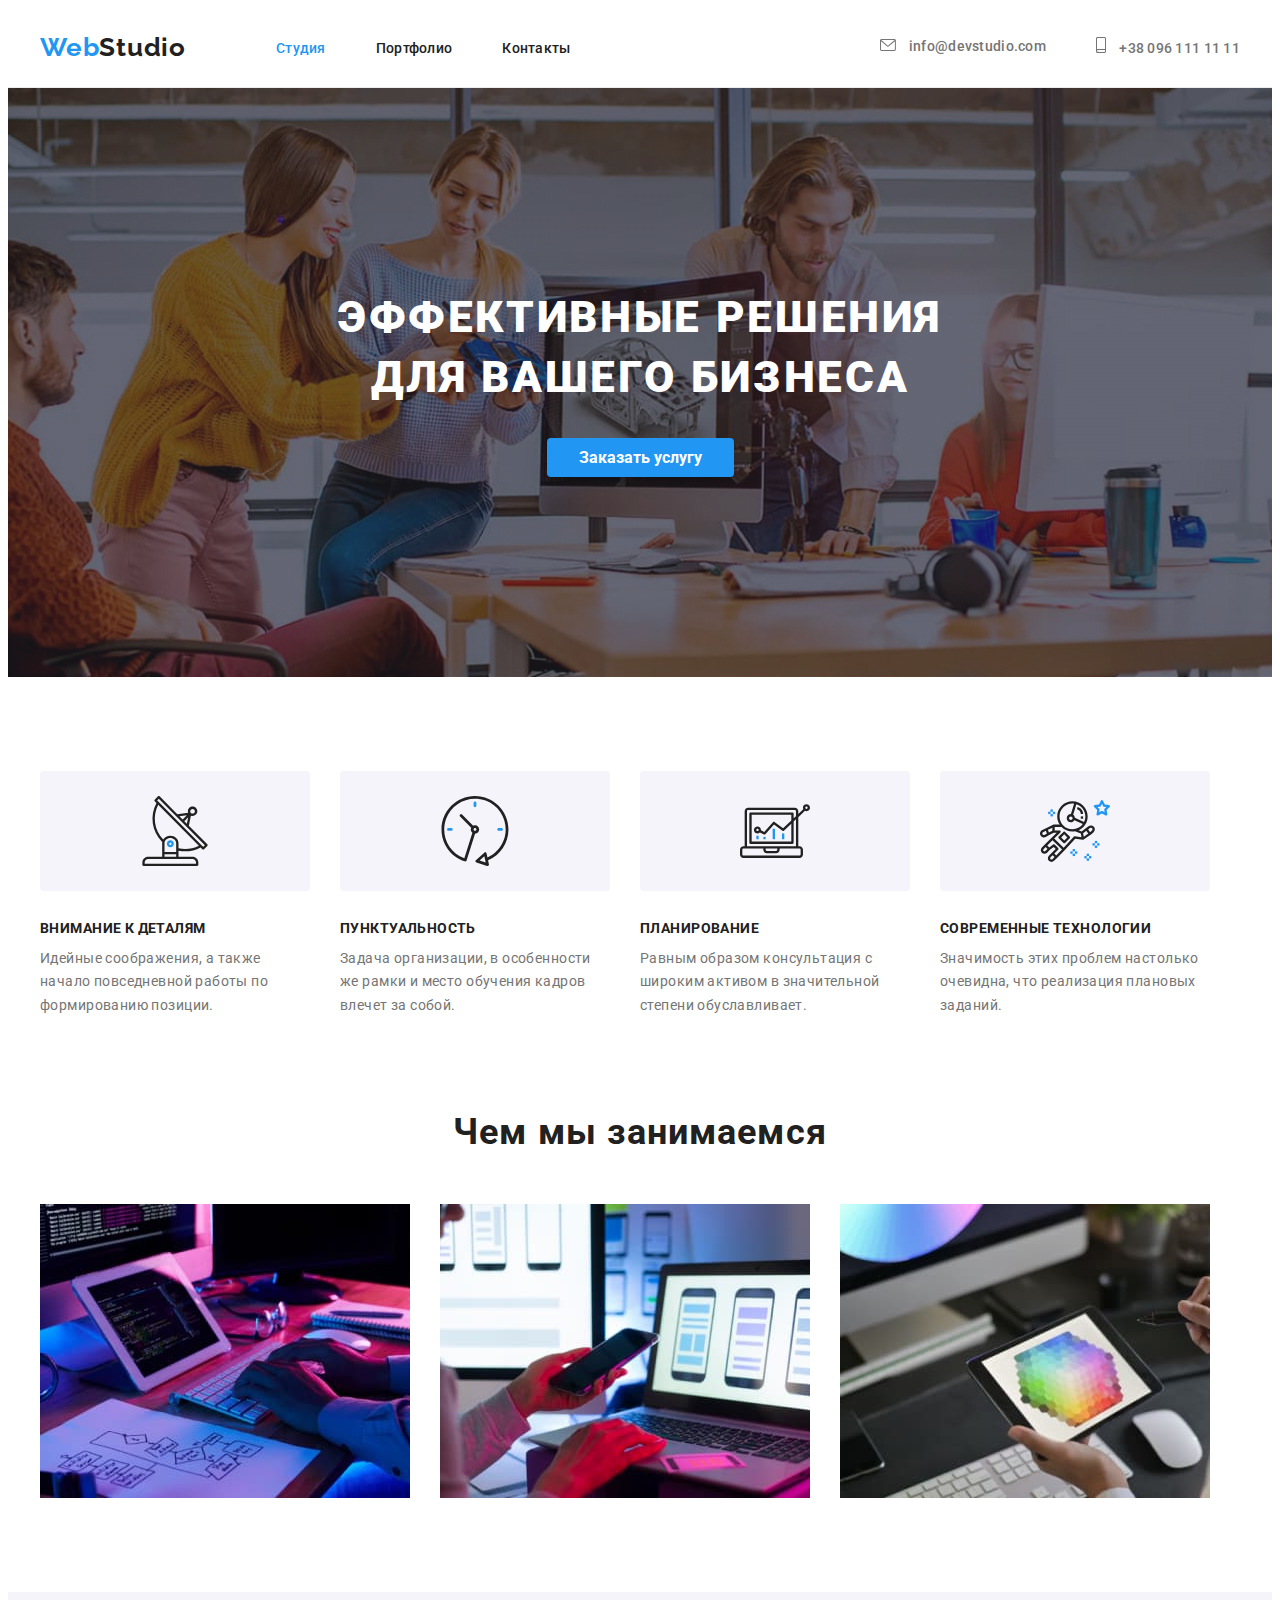
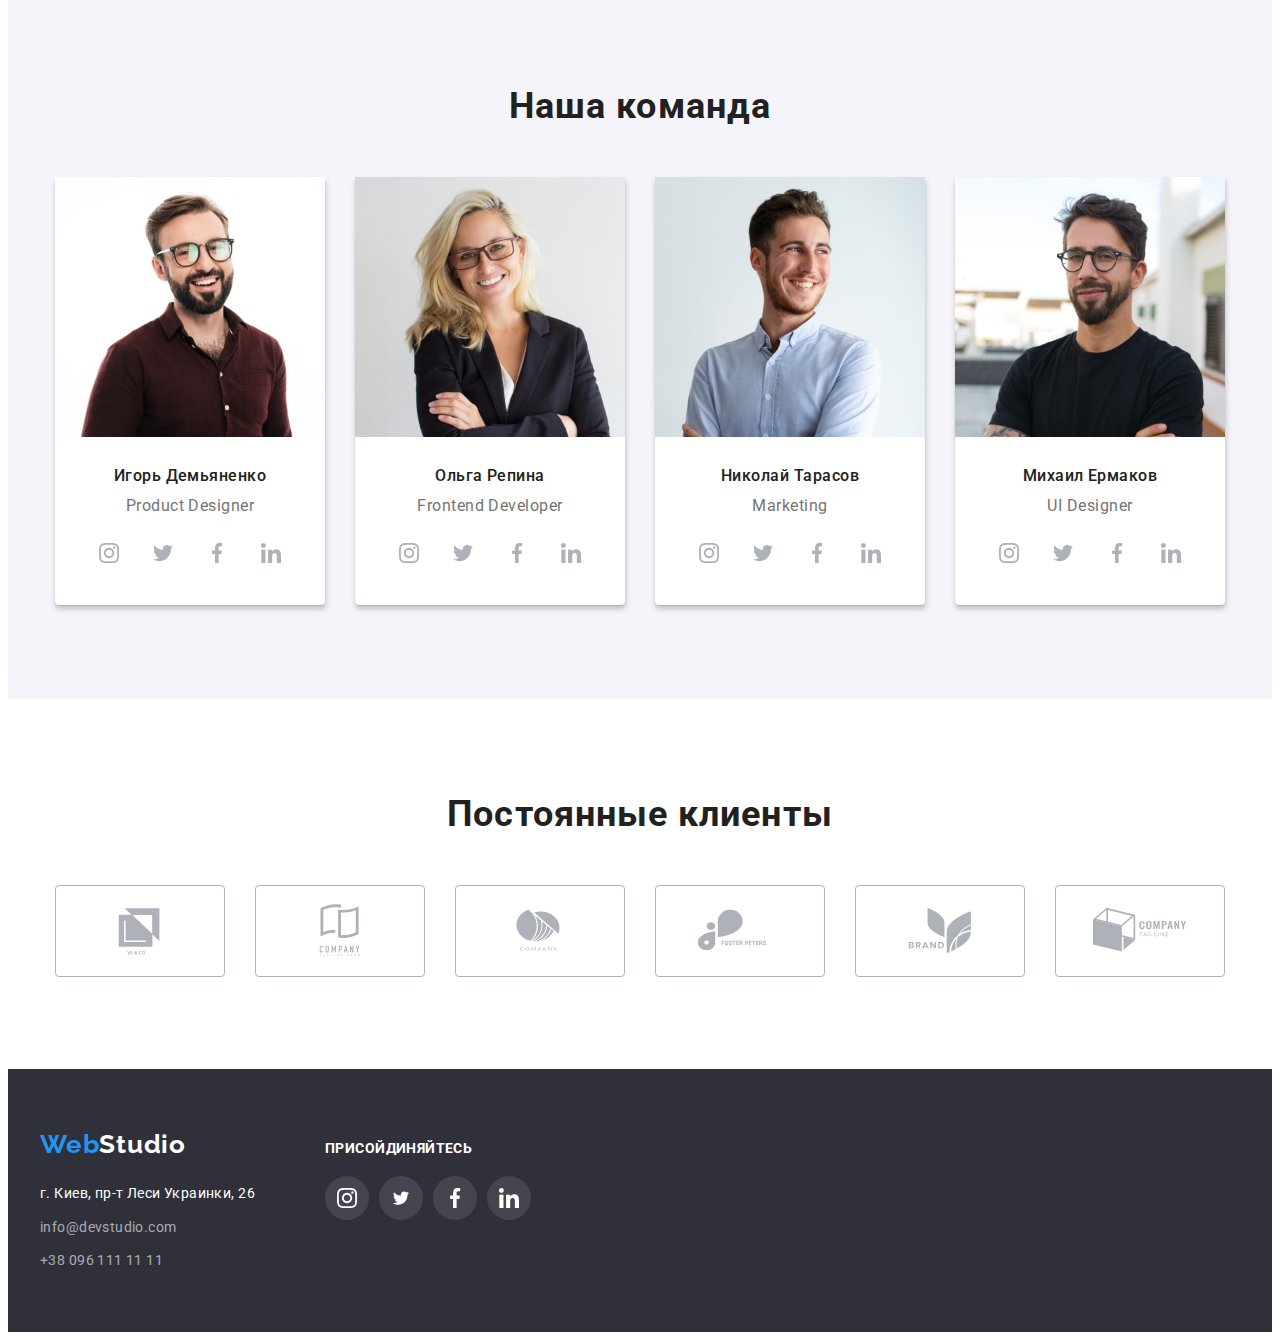
<file: index.html>
<!DOCTYPE html>
<html lang="ru">
  <head>
    <meta charset="UTF-8" />
    <meta http-equiv="X-UA-Compatible" content="IE=edge" />
    <meta name="viewport" content="width=device-width, initial-scale=1.0" />
    <link rel="preconnect" href="https://fonts.googleapis.com" />
    <link rel="preconnect" href="https://fonts.gstatic.com" crossorigin />
    <link
      href="https://fonts.googleapis.com/css2?family=Raleway:wght@700&family=Roboto:wght@400;500;700;900&display=swap"
      rel="stylesheet"
    />

    <title>WebStudio</title>
    <link
      rel="stylesheet"
      href="https://cdnjs.cloudflare.com/ajax/libs/modern-normalize/1.1.0/modern-normalize.min.css"
      integrity="sha512-wpPYUAdjBVSE4KJnH1VR1HeZfpl1ub8YT/NKx4PuQ5NmX2tKuGu6U/JRp5y+Y8XG2tV+wKQpNHVUX03MfMFn9Q=="
      crossorigin="anonymous"
      referrerpolicy="no-referrer"
    />
    <link rel="stylesheet" href="./css/styles.css" />
  </head>

  <body>
    <header class="header">
      <div class="header-container container">
        <a href="./index.html" class="header-webstudio link"
          >Web<span class="header-logo">Studio</span></a
        >
        <nav class="header-nav">
          <ul class="header-links">
            <li class="header-item">
              <a href="./index.html" class="header-link link current">Студия</a>
            </li>
            <li class="header-item">
              <a href="./portfolio.html" class="header-link link">Портфолио</a>
            </li>
            <li class="header-item">
              <a href="tel:+380961111111" class="header-link link">Контакты</a>
            </li>
          </ul>
        </nav>
        <ul class="header-contacts">
          <li class="contacts-item">
            <a class="header-contact-icon link" href="mailto:info@devstudio.com">
              <svg class="header-icon" width="16" height="12">
                <use
                  href="./images/icons.svg/symbol-defs.svg#icon-envelope"
                ></use>
              </svg>
              info@devstudio.com</a
            >
          </li>
          <li class="contacts-item">
            <a class="header-contact-icon link" href="tel:+380961111111">
              <svg class="header-icon" width="10" height="16">
                <use
                  href="./images/icons.svg/symbol-defs.svg#icon-smartphone"
                ></use>
              </svg>
              +38 096 111 11 11</a
            >
          </li>
        </ul>
      </div>
    </header>

    <main>
      <section class="bussines">
        <div class="container">
          <h1 class="bussines-title">Эффективные решения для вашего бизнеса</h1>
          <button type="button" class="bussines-button">Заказать услугу</button>
        </div>
      </section>

      <section class="proposition">
        <div class="container">
          <h2 class="visually-hidden">прихований заголовок</h2>
          <ul class="proposition-list">
            <li class="proposition-item">
              <h3 class="proposition-title">Внимание к деталям</h3>
              <p class="proposition-text">
                Идейные соображения, а также начало повседневной работы по
                формированию позиции.
              </p>
            </li>
            <li class="proposition-item">
              <h3 class="proposition-title">Пунктуальность</h3>
              <p class="proposition-text">
                Задача организации, в особенности же рамки и место обучения
                кадров влечет за собой.
              </p>
            </li>
            <li class="proposition-item">
              <h3 class="proposition-title">Планирование</h3>
              <p class="proposition-text">
                Равным образом консультация с широким активом в значительной
                степени обуславливает.
              </p>
            </li>
            <li class="proposition-item">
              <h3 class="proposition-title">Современные технологии</h3>
              <p class="proposition-text">
                Значимость этих проблем настолько очевидна, что реализация
                плановых заданий.
              </p>
            </li>
          </ul>
        </div>
      </section>

      <section class="doing">
        <div class="container">
          <h2 class="doing-title">Чем мы занимаемся</h2>
          <ul class="doing-list">
            <li class="doing-item">
              <img
                src="./images/img.jpg"
                alt="typing on keyboard"
                width="370"
                height="294"
              />
            </li>
            <li class="doing-item">
              <img
                src="./images/img(1).jpg"
                alt="serf the internet"
                width="370"
                height="294"
              />
            </li>
            <li class="doing-item">
              <img
                src="./images/img(2).jpg"
                alt="painting"
                width="370"
                height="294"
              />
            </li>
          </ul>
        </div>
      </section>

      <section class="section-team">
        <div class="container">
          <h2 class="our-team">Наша команда</h2>
          <ul class="team-list">
            <li class="team-item">
              <img
                src="./images/imgProductDesigner.jpg"
                alt="Product Designer"
                width="270"
                height="260"
              />
              <div class="team-div">
                <h3 class="team-title">Игорь Демьяненко</h3>
                <p class="team-text">Product Designer</p>
                <ul class="team-soc-list">
                  <li class="team-soc-item">
                    <a href="" class="team-soc-link link">
                      <svg class="team-soc-icon" width="20" height="20">
                        <use
                          href="./images/icons.svg/symbol-defs.svg#icon-instagram"
                        ></use>
                      </svg>
                    </a>
                  </li>
                  <li class="team-soc-item">
                    <a href="" class="team-soc-link link">
                      <svg class="team-soc-icon" width="20" height="20">
                        <use
                          href="./images/icons.svg/symbol-defs.svg#icon-twitter"
                        ></use>
                      </svg>
                    </a>
                  </li>
                  <li class="team-soc-item">
                    <a href="" class="team-soc-link link">
                      <svg class="team-soc-icon" width="20" height="20">
                        <use
                          href="./images/icons.svg/symbol-defs.svg#icon-facebook"
                        ></use>
                      </svg>
                    </a>
                  </li>
                  <li class="team-soc-item">
                    <a href="" class="team-soc-link link">
                      <svg class="team-soc-icon" width="20" height="20">
                        <use
                          href="./images/icons.svg/symbol-defs.svg#icon-linkedin"
                        ></use>
                      </svg>
                    </a>
                  </li>
                </ul>
              </div>
            </li>
            <li class="team-item">
              <img
                src="./images/imgFrontendDeveloper.jpg"
                alt="Frontend Developer"
                width="270"
                height="260"
              />
              <div class="team-div">
                <h3 class="team-title">Ольга Репина</h3>
                <p class="team-text">Frontend Developer</p>
                <ul class="team-soc-list">
                  <li class="team-soc-item">
                    <a href="" class="team-soc-link link">
                      <svg class="team-soc-icon" width="20" height="20">
                        <use
                          href="./images/icons.svg/symbol-defs.svg#icon-instagram"
                        ></use>
                      </svg>
                    </a>
                  </li>
                  <li class="team-soc-item">
                    <a href="" class="team-soc-link link"
                      ><svg class="team-soc-icon" width="20" height="20">
                        <use
                          href="./images/icons.svg/symbol-defs.svg#icon-twitter"
                        ></use>
                      </svg>
                    </a>
                  </li>
                  <li class="team-soc-item">
                    <a href="" class="team-soc-link link">
                      <svg class="team-soc-icon" width="20" height="20">
                        <use
                          href="./images/icons.svg/symbol-defs.svg#icon-facebook"
                        ></use>
                      </svg>
                    </a>
                  </li>
                  <li class="team-soc-item">
                    <a href="" class="team-soc-link link">
                      <svg class="team-soc-icon" width="20" height="20">
                        <use
                          href="./images/icons.svg/symbol-defs.svg#icon-linkedin"
                        ></use>
                      </svg>
                    </a>
                  </li>
                </ul>
              </div>
            </li>
            <li class="team-item">
              <img
                src="./images/imgMarketing.jpg"
                alt="Marketing"
                width="270"
                height="260"
              />
              <div class="team-div">
                <h3 class="team-title">Николай Тарасов</h3>
                <p class="team-text">Marketing</p>
                <ul class="team-soc-list">
                  <li class="team-soc-item">
                    <a href="" class="team-soc-link link">
                      <svg class="team-soc-icon" width="20" height="20">
                        <use
                          href="./images/icons.svg/symbol-defs.svg#icon-instagram"
                        ></use>
                      </svg>
                    </a>
                  </li>
                  <li class="team-soc-item">
                    <a href="" class="team-soc-link link">
                      <svg class="team-soc-icon" width="20" height="20">
                        <use
                          href="./images/icons.svg/symbol-defs.svg#icon-twitter"
                        ></use>
                      </svg>
                    </a>
                  </li>
                  <li class="team-soc-item">
                    <a href="" class="team-soc-link link">
                      <svg class="team-soc-icon" width="20" height="20">
                        <use
                          href="./images/icons.svg/symbol-defs.svg#icon-facebook"
                        ></use>
                      </svg>
                    </a>
                  </li>
                  <li class="team-soc-item">
                    <a href="" class="team-soc-link link">
                      <svg class="team-soc-icon" width="20" height="20">
                        <use
                          href="./images/icons.svg/symbol-defs.svg#icon-linkedin"
                        ></use>
                      </svg>
                    </a>
                  </li>
                </ul>
              </div>
            </li>
            <li class="team-item">
              <img
                src="./images/imgUIDesigner.jpg"
                alt="UI Designer"
                width="270"
                height="260"
              />
              <div class="team-div">
                <h3 class="team-title">Михаил Ермаков</h3>
                <p class="team-text">UI Designer</p>
                <ul class="team-soc-list">
                  <li class="team-soc-item">
                    <a href="" class="team-soc-link link">
                      <svg class="team-soc-icon" width="20" height="20">
                        <use
                          href="./images/icons.svg/symbol-defs.svg#icon-instagram"
                        ></use>
                      </svg>
                    </a>
                  </li>
                  <li class="team-soc-item">
                    <a href="" class="team-soc-link link">
                      <svg class="team-soc-icon" width="20" height="20">
                        <use
                          href="./images/icons.svg/symbol-defs.svg#icon-twitter"
                        ></use>
                      </svg>
                    </a>
                  </li>
                  <li class="team-soc-item">
                    <a href="" class="team-soc-link link">
                      <svg class="team-soc-icon" width="20" height="20">
                        <use
                          href="./images/icons.svg/symbol-defs.svg#icon-facebook"
                        ></use>
                      </svg>
                    </a>
                  </li>
                  <li class="team-soc-item">
                    <a href="" class="team-soc-link link">
                      <svg class="team-soc-icon" width="20" height="20">
                        <use
                          href="./images/icons.svg/symbol-defs.svg#icon-linkedin"
                        ></use>
                      </svg>
                    </a>
                  </li>
                </ul>
              </div>
            </li>
          </ul>
        </div>
      </section>
      <section class="section-customers">
        <div class="container">
          <p class="customers-title">Постоянные клиенты</p>
          <ul class="customers-list">
            <li class="customers-item">
              <a class="customers-link link" href="">
                <svg class="customers-logo" width="106" height="60">
                  <use
                    href="./images/icons.svg/symbol-defs.svg#icon-logo"
                  ></use>
                </svg>
              </a>
            </li>
            <li class="customers-item">
              <a class="customers-link link" href="">
                <svg class="customers-logo" width="106" height="60">
                  <use
                    href="./images/icons.svg/symbol-defs.svg#icon-logo-1"
                  ></use>
                </svg>
              </a>
            </li>
            <li class="customers-item">
              <a class="customers-link link" href="">
                <svg class="customers-logo" width="106" height="60">
                  <use
                    href="./images/icons.svg/symbol-defs.svg#icon-logo-2"
                  ></use>
                </svg>
              </a>
            </li>
            <li class="customers-item">
              <a class="customers-link link" href="">
                <svg class="customers-logo" width="106" height="60">
                  <use
                    href="./images/icons.svg/symbol-defs.svg#icon-logo-3"
                  ></use>
                </svg>
              </a>
            </li>
            <li class="customers-item">
              <a class="customers-link link" href="">
                <svg class="customers-logo" width="106" height="60">
                  <use
                    href="./images/icons.svg/symbol-defs.svg#icon-logo-4"
                  ></use>
                </svg>
              </a>
            </li>
            <li class="customers-item">
              <a class="customers-link link" href="">
                <svg class="customers-logo" width="106" height="60">
                  <use
                    href="./images/icons.svg/symbol-defs.svg#icon-logo-5"
                  ></use>
                </svg>
              </a>
            </li>
          </ul>
        </div>
      </section>
    </main>

    <footer class="footer">
      <div class="container footer-wrap">
        <div>
          <a href="./index.html" class="footer-webstudio link"
            >Web<span class="footer-logo">Studio</span></a
          >
          <address class="footer-address">
            <ul class="footer-list">
              <li class="footer-item">
                <a
                  class="footer-link link address"
                  href="https://goo.gl/maps/LqxU8Z8EwyXyZSnf8"
                  target="_blank"
                  rel="noopener noreferrer nofollow"
                  >г. Киев, пр-т Леси Украинки, 26</a
                >
              </li>
              <li class="footer-item">
                <a
                  class="footer-mail link address"
                  href="mailto:info@devstudio.com"
                  >info@devstudio.com</a
                >
              </li>
              <li class="footer-item">
                <a class="footer-tel link address" href="tel:+380961111111"
                  >+38 096 111 11 11</a
                >
              </li>
            </ul>
          </address>
        </div>
        <div class="footer-soc">
          <p class="footer-soc-text">ПРИСОЙДИНЯЙТЕСЬ</p>
          <ul class="footer-soc-list">
            <li class="footer-soc-item">
              <a class="footer-soc-link link" href="">
                <svg class="footer-soc-icon" width="20" height="20">
                  <use
                    href="./images/icons.svg/symbol-defs.svg#icon-instagram"
                  ></use>
                </svg>
              </a>
            </li>
            <li class="footer-soc-item">
              <a class="footer-soc-link link" href="">
                <svg class="footer-soc-icon" width="20" height="16.25">
                  <use
                    href="./images/icons.svg/symbol-defs.svg#icon-twitter"
                  ></use>
                </svg>
              </a>
            </li>
            <li class="footer-soc-item">
              <a class="footer-soc-link link" href="">
                <svg class="footer-soc-icon" width="20" height="20">
                  <use
                    href="./images/icons.svg/symbol-defs.svg#icon-facebook"
                  ></use>
                </svg>
              </a>
            </li>
            <li class="footer-soc-item">
              <a class="footer-soc-link link" href="">
                <svg class="footer-soc-icon" width="20" height="20">
                  <use
                    href="./images/icons.svg/symbol-defs.svg#icon-linkedin"
                  ></use>
                </svg>
              </a>
            </li>
          </ul>
        </div>
      </div>
    </footer>
  </body>
</html>
</file>
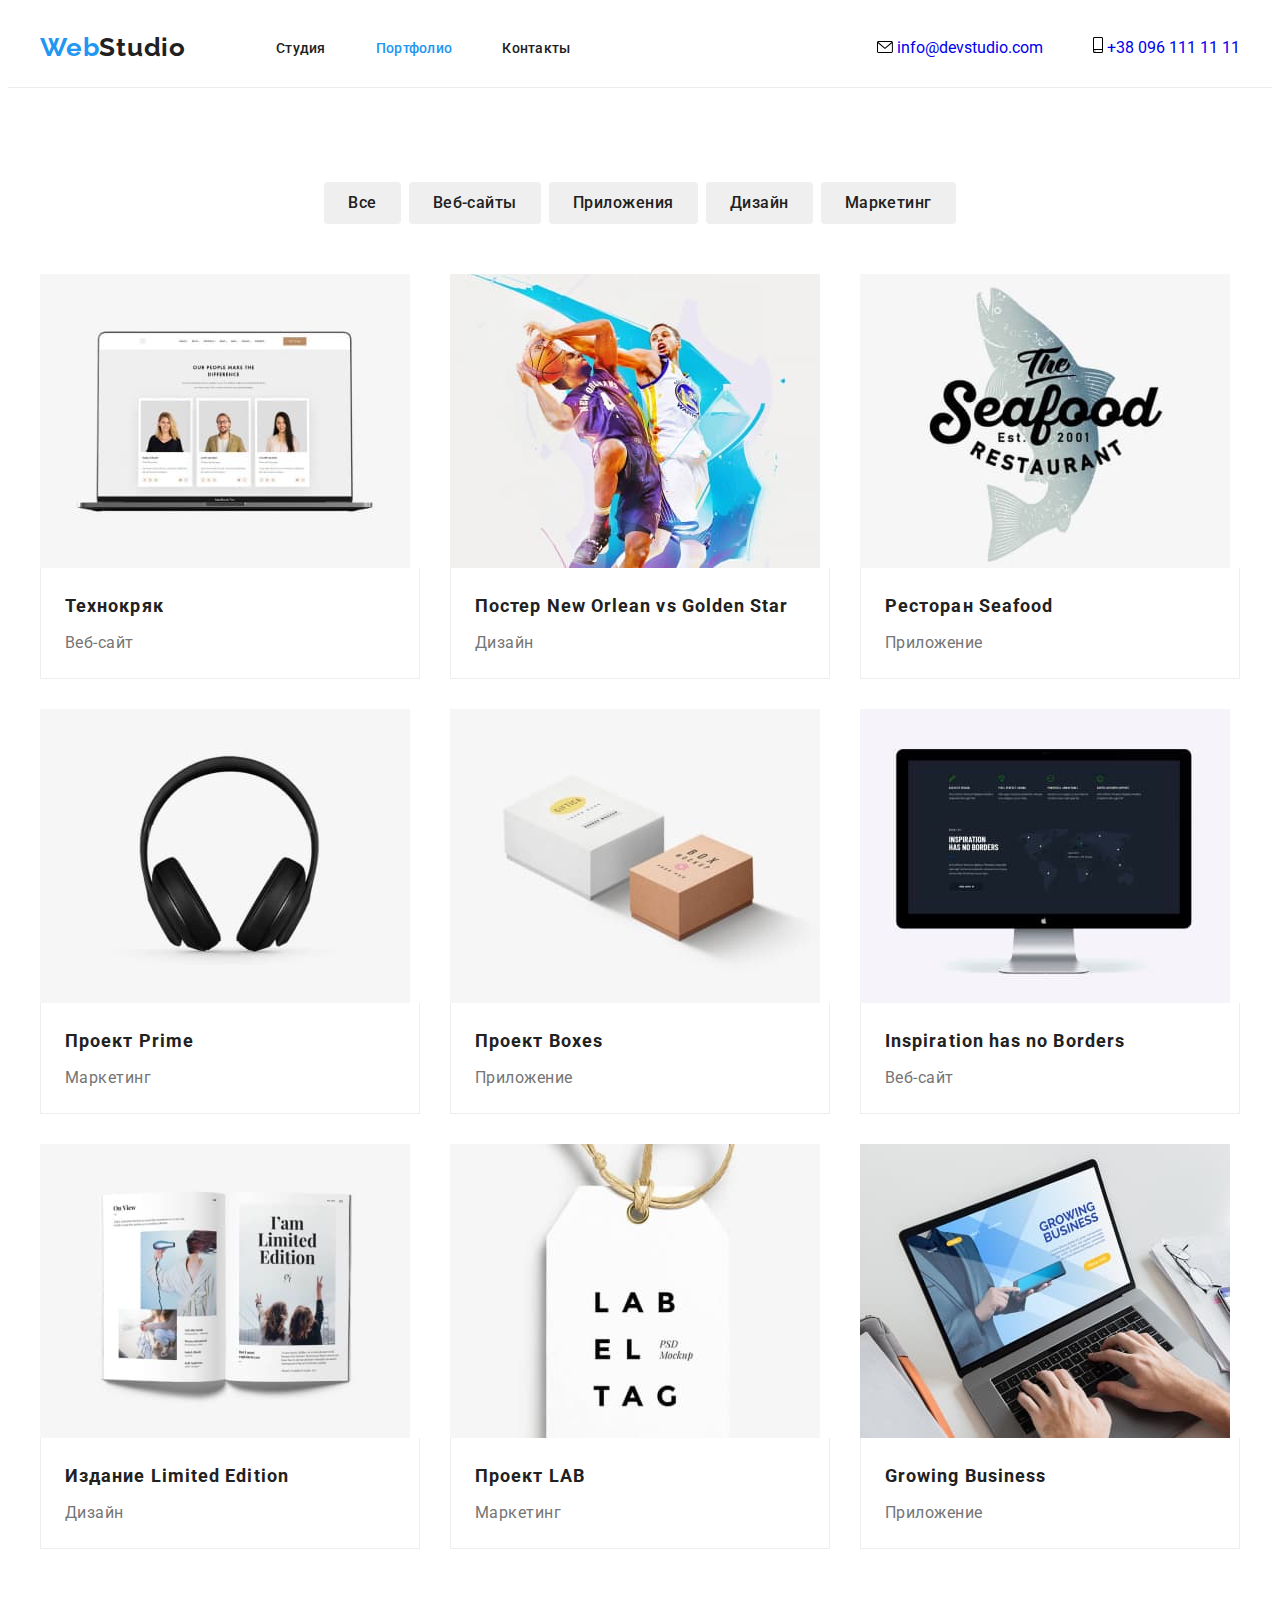
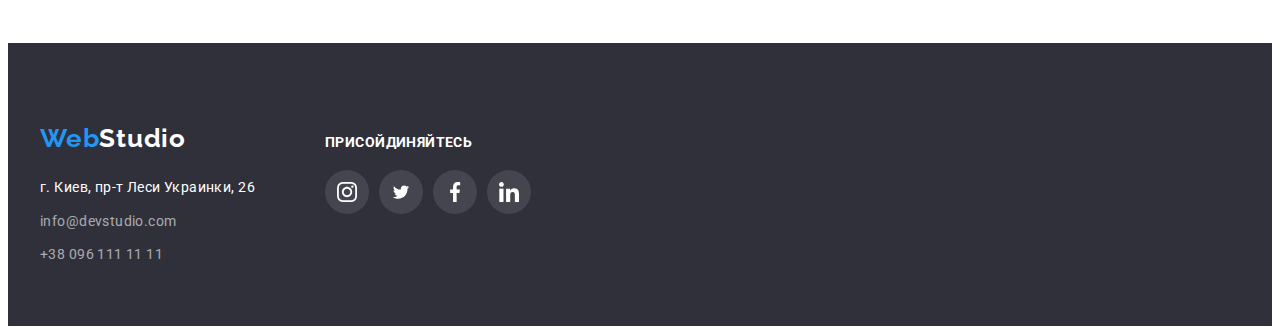
<file: portfolio.html>
<!DOCTYPE html>
<html lang="ru">
  <head>
    <meta charset="UTF-8" />
    <meta http-equiv="X-UA-Compatible" content="IE=edge" />
    <meta name="viewport" content="width=device-width, initial-scale=1.0" />
    <link rel="preconnect" href="https://fonts.googleapis.com" />
    <link rel="preconnect" href="https://fonts.gstatic.com" crossorigin />
    <link
      href="https://fonts.googleapis.com/css2?family=Raleway:wght@700&family=Roboto:wght@400;500;700;900&display=swap"
      rel="stylesheet"
    />

    <title>WebStudio</title>
    <link
      rel="stylesheet"
      href="https://cdnjs.cloudflare.com/ajax/libs/modern-normalize/1.1.0/modern-normalize.min.css"
      integrity="sha512-wpPYUAdjBVSE4KJnH1VR1HeZfpl1ub8YT/NKx4PuQ5NmX2tKuGu6U/JRp5y+Y8XG2tV+wKQpNHVUX03MfMFn9Q=="
      crossorigin="anonymous"
      referrerpolicy="no-referrer"
    />
    <link rel="stylesheet" href="./css/styles.css" />
  </head>

  <body>
    <header class="header">
      <div class="header-container container">
        <a href="./index.html" class="header-webstudio link"
          >Web<span class="header-logo">Studio</span></a
        >
        <nav class="header-nav">
          <ul class="header-links">
            <li class="header-item">
              <a href="./index.html" class="header-link link">Студия</a>
            </li>
            <li class="header-item">
              <a href="./portfolio.html" class="header-link link current"
                >Портфолио</a
              >
            </li>
            <li class="header-item">
              <a href="tel:+380961111111" class="header-link link">Контакты</a>
            </li>
          </ul>
        </nav>
        <ul class="header-contacts">
          <li class="contacts-item">
            <a class="header-mail link" href="mailto:info@devstudio.com">
              <svg class="header-contacts-icon" width="16" height="12">
                <use
                  href="./images/icons.svg/symbol-defs.svg#icon-envelope"
                ></use>
              </svg>
              info@devstudio.com</a
            >
          </li>
          <li class="contacts-item">
            <a class="header-tel link" href="tel:+380961111111">
              <svg class="header-contacts-icon" width="10" height="16">
                <use
                  href="./images/icons.svg/symbol-defs.svg#icon-smartphone"
                ></use>
              </svg>
              +38 096 111 11 11</a
            >
          </li>
        </ul>
      </div>
    </header>

    <main>
      <section class="main">
        <div class="container">
          <ul class="buttons-list">
            <li class="buttons-item">
              <button type="button" class="buttons-button">Все</button>
            </li>
            <li class="buttons-item">
              <button type="button" class="buttons-button">Веб-сайты</button>
            </li>
            <li class="buttons-item">
              <button type="button" class="buttons-button">Приложения</button>
            </li>
            <li class="buttons-item">
              <button type="button" class="buttons-button">Дизайн</button>
            </li>
            <li class="buttons-item">
              <button type="button" class="buttons-button">Маркетинг</button>
            </li>
          </ul>

          <ul class="portfolio-list">
            <li class="portfolio-item">
              <a class="portfolio-link" href="">
                <img src="./images/laptop.jpg" alt="" />
                <div class="card-content">
                  <h3 class="images-title">Технокряк</h3>
                  <p class="images-text">Веб-сайт</p>
                </div>
              </a>
            </li>

            <li class="portfolio-item">
              <a class="portfolio-link" href="">
                <img src="./images/poster.jpg" alt="" />
                <div class="card-content">
                  <h3 class="images-title">Постер New Orlean vs Golden Star</h3>
                  <p class="images-text">Дизайн</p>
                </div>
              </a>
            </li>

            <li class="portfolio-item">
              <a class="portfolio-link" href=""
                ><img src="./images/seafood.jpg" alt="" />
                <div class="card-content">
                  <h3 class="images-title">Ресторан Seafood</h3>
                  <p class="images-text">Приложение</p>
                </div></a
              >
            </li>

            <li class="portfolio-item">
              <a class="portfolio-link" href=""
                ><img src="./images/headphone.jpg" alt="" />
                <div class="card-content">
                  <h3 class="images-title">Проект Prime</h3>
                  <p class="images-text">Маркетинг</p>
                </div></a
              >
            </li>

            <li class="portfolio-item">
              <a class="portfolio-link" href=""
                ><img src="./images/boxes.jpg" alt="" />
                <div class="card-content">
                  <h3 class="images-title">Проект Boxes</h3>
                  <p class="images-text">Приложение</p>
                </div>
              </a>
            </li>

            <li class="portfolio-item">
              <a class="portfolio-link" href=""
                ><img src="./images/screen.jpg" alt="" />
                <div class="card-content">
                  <h3 class="images-title">Inspiration has no Borders</h3>
                  <p class="images-text">Веб-сайт</p>
                </div></a
              >
            </li>

            <li class="portfolio-item">
              <a class="portfolio-link" href=""
                ><img src="./images/book.jpg" alt="" />
                <div class="card-content">
                  <h3 class="images-title">Издание Limited Edition</h3>
                  <p class="images-text">Дизайн</p>
                </div></a
              >
            </li>

            <li class="portfolio-item">
              <a class="portfolio-link" href=""
                ><img src="./images/badge.jpg" alt="" />
                <div class="card-content">
                  <h3 class="images-title">Проект LAB</h3>
                  <p class="images-text">Маркетинг</p>
                </div></a
              >
            </li>

            <li class="portfolio-item">
              <a class="portfolio-link" href=""
                ><img src="./images/surf.jpg" alt="" />
                <div class="card-content">
                  <h3 class="images-title">Growing Business</h3>
                  <p class="images-text">Приложение</p>
                </div></a
              >
            </li>
          </ul>
        </div>
      </section>
    </main>

    <footer class="footer">
      <div class="container footer-wrap">
        <div class="footer-address">
          <a href="./index.html" class="footer-webstudio link"
            >Web<span class="footer-logo">Studio</span></a
          >
          <address class="footer-address">
            <ul class="footer-list">
              <li class="footer-item">
                <a
                  class="footer-link link address"
                  href="https://goo.gl/maps/LqxU8Z8EwyXyZSnf8"
                  target="_blank"
                  rel="noopener noreferrer nofollow"
                  >г. Киев, пр-т Леси Украинки, 26</a
                >
              </li>
              <li class="footer-item">
                <a
                  class="footer-mail link address"
                  href="mailto:info@devstudio.com"
                  >info@devstudio.com</a
                >
              </li>
              <li class="footer-item">
                <a class="footer-tel link address" href="tel:+380961111111"
                  >+38 096 111 11 11</a
                >
              </li>
            </ul>
          </address>
        </div>
        <div class="footer-soc">
          <p class="footer-soc-text">ПРИСОЙДИНЯЙТЕСЬ</p>
          <ul class="footer-soc-list">
            <li class="footer-soc-item">
              <a class="footer-soc-link link" href="">
                <svg class="footer-soc-icon" width="20" height="20">
                  <use
                    href="./images/icons.svg/symbol-defs.svg#icon-instagram"
                  ></use>
                </svg>
              </a>
            </li>
            <li class="footer-soc-item">
              <a class="footer-soc-link link" href="">
                <svg class="footer-soc-icon" width="20" height="16.25">
                  <use
                    href="./images/icons.svg/symbol-defs.svg#icon-twitter"
                  ></use>
                </svg>
              </a>
            </li>
            <li class="footer-soc-item">
              <a class="footer-soc-link link" href="">
                <svg class="footer-soc-icon" width="20" height="20">
                  <use
                    href="./images/icons.svg/symbol-defs.svg#icon-facebook"
                  ></use>
                </svg>
              </a>
            </li>
            <li class="footer-soc-item">
              <a class="footer-soc-link link" href="">
                <svg class="footer-soc-icon" width="20" height="20">
                  <use
                    href="./images/icons.svg/symbol-defs.svg#icon-linkedin"
                  ></use>
                </svg>
              </a>
            </li>
          </ul>
        </div>
      </div>
    </footer>
  </body>
</html>
</file>
<file: css/styles.css>
:root {
  --main-color: #212121;
  --main-second-color: #2196f3;
  --mail-color: #757575;
  --portfolio-main-color: #212121;
  --portfolio-text-color: #757575;
  --icons-color: rgba(175, 177, 184, 1);
  --card-shadow: 0px 1px 1px rgba(0, 0, 0, 0.12),
    0px 4px 4px rgba(0, 0, 0, 0.06), 1px 4px 6px rgba(0, 0, 0, 0.16);
}

body {
  font-family: "Roboto", sans-serif;
}

p,
h1,
h2,
h3,
h4,
h5,
h6 {
  margin: 0;
}

ul,
a {
  list-style: none;
  padding-left: 0;
  margin: 0;
  text-decoration: none;
}

img {
  display: block;
  max-width: 100%;
  height: auto;
}

.link {
  text-decoration: none;
}
.container {
  width: 1200px;
  padding: 0 15px;
  margin: 0 auto;
}

/*-------------------- section header -----------------*/
.header-container {
  display: flex;
  align-items: center;
}

.header {
  padding-top: 24px;
  padding-bottom: 24px;
  border-bottom: 1px solid #ececec;
}

.header-logo {
  color: var(--main-color);
}

.header-webstudio {
  font-family: "Raleway";
  font-weight: 700;
  font-size: 26px;
  line-height: 1.19;
  letter-spacing: 0.03em;
  color: var(--main-second-color);
  margin-right: 90px;
}

.header-link {
  font-weight: 500;
  font-size: 14px;
  line-height: 1.14;
  letter-spacing: 0.02em;
  color: var(--main-color);
}

.header-links {
  display: flex;
}

.header-item:not(:last-child) {
  margin-right: 50px;
}

.header-links .header-link.current {
  color: var(--main-second-color);
}

.header-link:hover,
.header-link:focus {
  color: var(--main-second-color);
}

.header-contacts {
  display: flex;
  margin-left: auto;
}
.contacts-item:not(:last-child) {
  margin-right: 50px;
}

.contacts-item {
  display: flex;
  align-items: center;
}

/*------------------------header-icon--------------------------------------*/

.contact-item {
  width: 100%;
  height: 100%;
  border-radius: 50%;
  display: flex;
  align-items: center;
  justify-content: center;
}

.contacts-icon {
  margin-right: 10px;

}

.header-contact-icon {
  display: block;
  font-family: inherit;
  font-weight: 500;
  font-size: 14px;
  line-height: 1.14;
  letter-spacing: 0.02em;
  color: var(--mail-color);
}
/*.header-mail:focus,
.header-mail:hover,
.header-tel:focus,
.header-tel:hover
{
  color: var(--main-second-color);
}*/
.header-contact-icon:focus,
.header-contact-icon:hover{
  color: var(--main-second-color);
}




.header-icon{
  fill: currentColor;
  margin-right: 10px;
}



/*------------- section bussines ----------------*/

.bussines {
  background: #2f303a;
  text-align: center;
  padding: 200px 0;
  max-width: 1600px;
  margin-right: auto;
  margin-left: auto;
  background-image: linear-gradient(
      to right,
      rgba(47, 48, 58, 0.4),
      rgba(47, 48, 58, 0.4)
    ),
    url("../images/icons.svg/hero-image.jpg");
  background-repeat: no-repeat;
  background-position: center;
  background-size: cover;
}

.bussines-title {
  font-weight: 900;
  font-size: 44px;
  line-height: 1.36;
  text-align: center;
  letter-spacing: 0.06em;
  text-transform: uppercase;
  color: #ffffff;
  align-items: center;
  width: 696px;
  margin-left: auto;
  margin-right: auto;
  margin-bottom: 30px;
}

.bussines-button {
  font-family: inherit;
  font-weight: 700;
  font-size: 16px;
  background: var(--main-second-color);
  box-shadow: 0px 4px 4px rgba(0, 0, 0, 0.15);
  border-radius: 4px;
  color: #ffffff;
  cursor: pointer;
  padding: 10px 32px;
  border: none;
}

.bussines-button:hover {
  background-color: grey;
}

/*------------------ section proposition --------------*/

.visually-hidden {
  position: absolute;
  white-space: nowrap;
  width: 1px;
  height: 1px;
  overflow: hidden;
  border: 0;
  padding: 0;
  clip: rect(0 0 0 0);
  clip-path: inset(50%);
  margin: -1px;
}

.proposition {
  padding-top: 94px;
  padding-bottom: 94px;
}

.proposition-list {
  display: flex;
  box-sizing: border-box;
}
.proposition-item:not(:last-child) {
  margin-right: 30px;
}
.proposition-item {
  text-align: left;
  width: 270px;
}
.proposition-item::before {
  display: block;
  content: " ";
  height: 120px;
  margin-bottom: 30px;
  background: #f5f4fa;
  border-radius: 4px;
  background-repeat: no-repeat;
  background-position: center;
}

.proposition-item:nth-child(1)::before {
  background-image: url(../images/icons.svg/antenna.svg);
}
.proposition-item:nth-child(2)::before {
  background-image: url(../images/icons.svg/clock.svg);
}
.proposition-item:nth-child(3)::before {
  background-image: url(../images/icons.svg/diagram.svg);
}
.proposition-item:nth-child(4)::before {
  background-image: url(../images/icons.svg/astronaut.svg);
}

.proposition-title {
  font-weight: 700;
  font-size: 14px;
  line-height: 1.14;
  letter-spacing: 0.03em;
  text-transform: uppercase;

  color: var(--main-color);
  margin-bottom: 10px;
}

.proposition-text {
  font-size: 14px;
  line-height: 1.7;
  letter-spacing: 0.03em;
  color: #757575;
  box-sizing: border-box;
}
/*--------------------- section doing -----------------*/
.doing {
  padding-bottom: 94px;
}
.doing-title {
  font-weight: 700;
  font-size: 36px;
  line-height: 1.16;
  text-align: center;
  letter-spacing: 0.03em;
  margin-bottom: 50px;

  color: var(--main-color);
}

.doing-list {
  display: flex;
}
.doing-item:not(:last-child) {
  margin-right: 30px;
}

/*------------------- section Team -------------------*/

.section-team {
  background-color: #f5f4fa;
  padding-top: 94px;
  padding-bottom: 94px;
}
.our-team {
  font-weight: 700;
  font-size: 36px;
  line-height: 1.16;
  text-align: center;
  letter-spacing: 0.03em;

  color: var(--main-color);
  margin-bottom: 50px;
}

.team-list {
  text-align: center;
}

.team-list {
  display: flex;
  justify-content: center;
}

.team-item {
  box-sizing: border-box;
  background: #ffffff;
  box-shadow: var(--card-shadow);
  border-radius: 0px 0px 4px 4px;
}
.team-item:not(:last-child) {
  margin-right: 30px;
}
.team-div {
  padding: 30px 0;
}

.team-title {
  font-weight: 500;
  font-size: 16px;
  line-height: 1.18;
  letter-spacing: 0.03em;
  margin-bottom: 10px;
  color: var(--main-color);
}

.team-text {
  line-height: 19px;
  letter-spacing: 0.03em;
  color: #757575;
  margin-bottom: 16px;
}
.team-soc-list {
  display: flex;
  justify-content: center;
}
.team-soc-item {
  width: 44px;
  height: 44px;
}
.team-soc-item:not(:last-child) {
  margin-right: 10px;
}
.team-soc-link {
  width: 100%;
  height: 100%;
  border-radius: 50%;
  display: flex;
  align-items: center;
  justify-content: center;
  fill: var(--icons-color);
  background-color: transparent;
}
.team-soc-icon:focus,
.team-soc-icon:hover,
.team-soc-link:focus,
.team-soc-link:hover {
  fill: white;
  background-color: var(--main-second-color);
  /*stroke: black;*/
}

/*------------------------section-customers------------------------*/

.section-customers {
  padding: 94px 0;
  text-align: center;
}

.customers-title {
  font-family: inherit;
  font-style: normal;
  font-weight: 700;
  font-size: 36px;
  line-height: calc(42 / 36);
  text-align: center;
  letter-spacing: 0.03em;
  color: #212121;
}

.customers-list {
  display: flex;
  margin-top: 50px;
  justify-content: center;
}

.customers-item {
  display: flex;
  width: 170px;
  height: 90px;
}
/*.customers-list > .customers-item {
  flex-basis: calc(100% / 3 - 30px);
  margin-left: 30px;
  margin-top: 50px;
}*/
.customers-item:not(:last-child) {
  margin-right: 30px;
}
.customers-link {
  width: 100%;
  height: 100%;
  display: flex;
  align-items: center;
  justify-content: center;
  border-radius: 4px;
  border: 1px solid var(--icons-color);
  fill: var(--icons-color);
}
.customers-link:hover,
.customers-link:focus {
  fill: var(--main-second-color);
  border-color: var(--main-second-color);
}

/*------------------ section footer -------------------*/
.footer-wrap {
  display: flex;
  align-items: baseline;
}
.footer {
  background-color: #2f303a;
  box-sizing: border-box;
  padding-top: 60px;
  padding-bottom: 60px;
  display: flex;
}

.footer-webstudio {
  font-family: "Raleway";
  font-weight: 700;
  font-size: 26px;
  line-height: 1.19;
  letter-spacing: 0.03em;
  color: var(--main-second-color);
}

.footer-logo {
  color: white;
}

.footer-address {
  font-style: normal;
  margin-top: 20px;
}

.footer-item:not(:last-child) {
  margin-bottom: 9px;
}
.footer-link {
  font-weight: 400;
  font-size: 14px;
  line-height: calc(26 / 14);
  letter-spacing: 0.03em;
  color: #ffffff;
}

.footer-mail,
.footer-tel {
  font-size: 14px;
  line-height: calc(24 / 14);
  letter-spacing: 0.03em;

  color: rgba(255, 255, 255, 0.6);
}

.address:not(:last-child) {
  margin-bottom: 9px;
}

.footer-soc {
  width: 206px;
  height: 80px;
  margin-left: 70px;
  justify-content: center;
}
.footer-soc-list {
  display: flex;
}

.footer-soc-text {
  font-family: inherit;
  font-style: normal;
  font-weight: 700;
  font-size: 14px;
  line-height: calc(16 / 14);
  letter-spacing: 0.03em;
  text-transform: uppercase;
  color: #ffffff;
  margin-bottom: 20px;
}

.footer-soc-item:not(:last-child) {
  margin-right: 10px;
}

.footer-soc-item {
  width: 44px;
  height: 44px;
}
.footer-soc-link {
  width: 100%;
  height: 100%;
  border-radius: 50%;
  display: flex;
  align-items: center;
  justify-content: center;
  fill: var(--icons-color);
  background: rgba(255, 255, 255, 0.1);
  fill: rgba(255, 255, 255, 1);
}

.footer-soc-link:hover,
.footer-soc-link:focus {
  background-color: var(--main-second-color);
}

/*--------------- ПОРТФОЛІО -----------------*/

.main {
  padding-top: 94px;
  padding-bottom: 94px;
}
.buttons-list {
  display: flex;
  justify-content: center;
  margin-bottom: 50px;
}

.buttons-item:not(:last-child) {
  margin-right: 8px;
}

.buttons-button:hover,
.buttons-button:focus {
  color: white;
  background-color: var(--main-second-color);
  box-shadow: var(--card-shadow);
  border-radius: 4px;
  border-color: transparent;
}
.buttons-button {
  font-family: inherit;
  font-weight: 500;
  font-size: 16px;
  line-height: calc(26 / 16);
  text-align: center;
  letter-spacing: 0.03em;
  border-radius: 4px;
  border-color: transparent;
  color: #212121;
  cursor: pointer;
  padding: 6px 22px;
}

.images-title {
  font-weight: 700;
  font-size: 18px;
  line-height: calc(36 / 18);
  letter-spacing: 0.06em;
  margin-bottom: 4px;

  color: var(--portfolio-main-color);
}

.images-text {
  line-height: calc(30 / 16);
  letter-spacing: 0.03em;

  color: var(--portfolio-text-color);
}

.portfolio-list {
  padding: 0;
  margin: 0;
  display: flex;
  flex-wrap: wrap;
  margin-top: -30px;
  margin-left: -30px;
}

.portfolio-list > .portfolio-item {
  flex-basis: calc(100% / 3 - 30px);
  margin-left: 30px;
  margin-top: 30px;
}

.card-content {
  padding: 20px 24px;
  border: 1px solid #eeeeee;
  border-top: none;
}
/*.porfolio-item:focus,
.portfolio-item:hover {
  background: #ffffff;
  border: 1px solid #eeeeee;
  box-shadow: var(--card-shadow);
}*/

.portfolio-link {
  display: block;
}
.portfolio-link:hover,
.portfolio-link:focus {
  box-shadow: var(--card-shadow);
}
</file>
